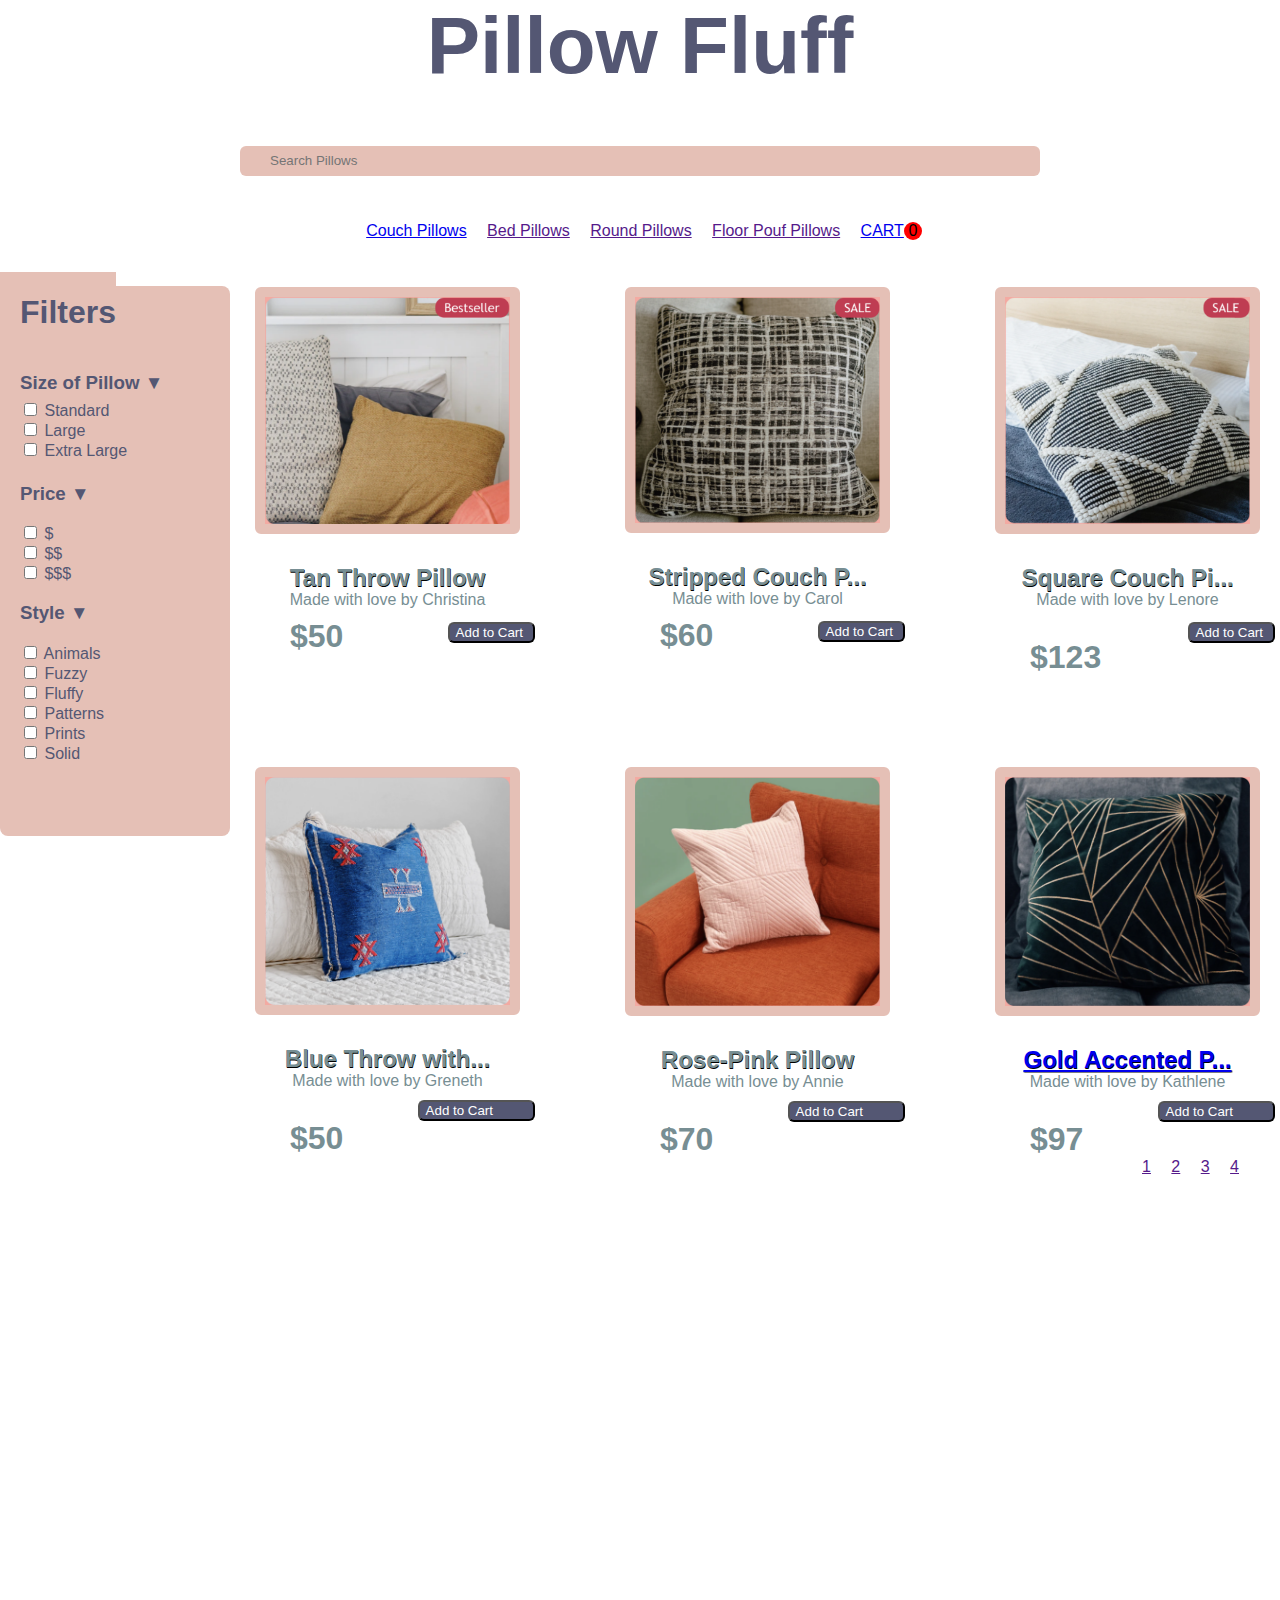
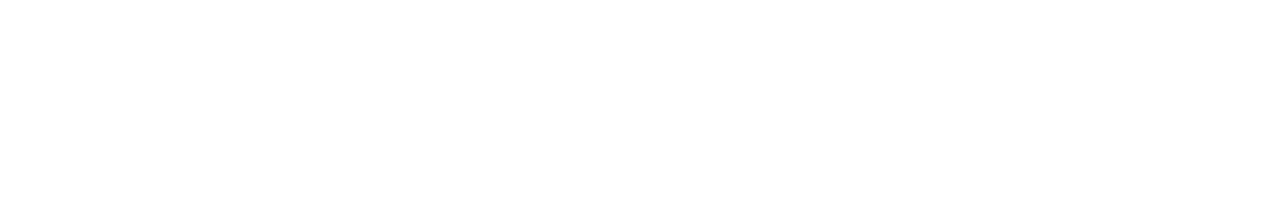
<file: couchpillows.html>
<! doctype html>
<html>
<link href="./couchpillows-style.css" type="text/css" rel="stylesheet">
<!--nav menu-->
<head>
	<title>Pillow Fluff</title>
	<div class="main-title">
		<h1>Pillow Fluff</h1>
	</div>
	<script src="cart.js" async></script>

  <div class="wrapper">
    <img class="search-icon" src="[data-uri]" />
    <input class="search" placeholder="Search Pillows" type="text" >
    <img class="clear-icon" src="[data-uri]" />
  </div>  

</head>
<body>
	<!--notification-->
	
	<!--nav menu-->
	<nav>
		<ul>
			<li><a href="couchpillows.html">Couch Pillows</a></li>
			<li><a href="">Bed Pillows</a></li>
			<li><a href="">Round Pillows</a></li>
			<li><a href="">Floor Pouf Pillows</a></li>
			<li><a href="insidecart.html">CART</a></li>
			<p class="dot">0</p>
		</ul>
	</nav>
	
	<!--rectangle-->
	<div class="rectangle"></div>

<!--FILTERS
==========================-->
	<div class="filter-heading">
		<h1>Filters</h1>
	</div>
	<div class="filter-headersize">
		<h3>Size of Pillow ▼</h3>
	</div>
	<div class="pillowsize-checkboxes">
		<form action="checkboxes-for-pillowsize">
			<input type="checkbox" id="pillow-normal" name="pillow-normal" value="Standard">
	  		<label for="pillow-normal"> Standard</label><br>
	  		<input type="checkbox" id="pillow-large" name="pillow-large" value="Large">
	 		<label for="pillow-large"> Large</label><br>
	 		<input type="checkbox" id="pillow-xl" name="pillow-xl" value="Extra Large">
			<label for="pillowxl"> Extra Large</label><br>
		</form>
	</div>
	<!-- Price of Pillow Filter-->
	<div class="price-and-style-filters">
		<div class="pillowprice-heading">
			<h3>Price ▼</h3>
		</div>

		<div class="pillowprice-checkboxes">
			<form action="checkboxes-for-pillowprice">
				<input type="checkbox" id="pillow-cheap" name="pillow-cheap" value="$">
	  			<label for="pillow-cheap"> $</label><br>
	  			<input type="checkbox" id="pillow-average" name="pillow-average" value="$$">
	 			<label for="pillow-average"> $$</label><br>
	 			<input type="checkbox" id="pillow-bougie" name="pillow-bougie" value="$$$">
				<label for="pillow-bougie"> $$$</label><br>
			</form>
		</div>
		<!-- Style of Pillow Filter-->
		<div class="pillowstyle-heading">
			<h3>Style ▼</h3>
		</div>
		
		<div class="pillowstyle-checkboxes">
			<form action="checkboxes-for-pillowstyle">
				<input type="checkbox" id="pillow-animals" name="pillow-animals" value="Animals">
	  			<label for="pillow-animals"> Animals</label><br>
	  			<input type="checkbox" id="pillow-fuzzy" name="pillow-fuzzy" value="Fuzzy">
	 			<label for="pillow-fuzzy"> Fuzzy</label><br>
	 			<input type="checkbox" id="pillow-fluffy" name="pillow-fluffy" value="Fluffy">
				<label for="pillow-fluffy"> Fluffy</label><br>
				<input type="checkbox" id="pillow-patterns" name="pillow-patterns" value="Patterns">
	  			<label for="pillow-patterns"> Patterns</label><br>
	  			<input type="checkbox" id="pillow-prints" name="pillow-prints" value="Prints">
	  			<label for="pillow-prints"> Prints</label><br>
	  			<input type="checkbox" id="pillow-solid" name="pillow-solid" value="Solid">
	  			<label for="pillow-solid"> Solid</label><br>
			</form>
		</div>
	</div>

<!-- first photo grid-->
	<div class="row">
	  		<div class="column">
	   			<img class="shop-item-image" src="images/photo1.jpg" alt="photo 1 couchpage" style="width:100%">
	   			<h2 class="shop-item-title">Tan Throw Pillow</h2>
	   			<p>Made with love by Christina</p>
	    		<div class="shop-item-details">
		   			<button class="shop-item-button" type="button">Add to Cart</button>
		   			<h1 class="shop-item-price">$50</h1>
		   		</div>
	  		</div>
	  		<div class="column">
	   			<img class="shop-item-image" src="images/photo2.jpg" alt="photo 2 couchpage" style="width:100%">
	   			<h2 class="shop-item-title">Stripped Couch P...</h2>
	   			<p>Made with love by Carol</p>
	    		<div class="shop-item-details">
		   			<button class="shop-item-button" type="button">Add to Cart</button>
		   			<h1 class="shop-item-price">$60</h1>
		   		</div>

	  		</div>
	  		<div class="column">
	    		<img class="shop-item-image" src="images/photo3.jpg" alt="photo 3 couchpage" style="width:100%">
	    		<h2 class="shop-item-title">Square Couch Pi...</h2>
	    		<p>Made with love by Lenore</p>
	    		<div class="shop-item-details">
		    		<button class="shop-item-button" type="button">Add to Cart</button>
		    		<h1 class="shop-item-price">$123</h1>
		    	</div>
	 		</div>
	</div>
<!-- second photo grid-->
	<div class="row2">
	  		<div class="column2">
	   			<img class="shop-item-image" src="images/photo4.jpg" alt="photo 4 couchpage" style="width:100%">
	   			<h2 class="shop-item-title">Blue Throw with...</h2>
	   			<p>Made with love by Greneth</p>
	    		<div class="shop-item-details">
		   			<button class="shop-item-button" type="button">Add to Cart</button>
		   			<h1 class="shop-item-price">$50</h1>
	   			</div>
	  		</div>
	  		<div class="column2">
	   			<img class="shop-item-image" src="images/photo5.jpg" alt="photo 5 couchpage" style="width:100%">
	   			<h2 class="shop-item-title">Rose-Pink Pillow</h2>
	   			<p>Made with love by Annie</p>
	    		<div class="shop-item-details">
		   			<button class="shop-item-button" type="button">Add to Cart</button>
		   			<h1 class="shop-item-price">$70</h1>
		   		</div>
	  		</div>
	  		<div class="column2">
	    		<img class="shop-item-image" src="images/photo6.jpg" alt="photo 6 couchpage" style="width:100%">
	    		<h2 class="shop-item-title"><a href="pillowdescription.html">Gold Accented P...</a></h2>
	    		<p>Made with love by Kathlene</p>
	    		<div class="shop-item-details">
		    		<button class="shop-item-button" type="button">Add to Cart</button>
		    		<h1 class="shop-item-price">$97</h1>
		    	</div>
	 		</div>
	</div>
<!-- footer -->
	<nav class="morepages">
		<ul>
			<li><a href="">1</a></li>
			<li><a href="">2</a></li>
			<li><a href="">3</a></li>
			<li><a href="">4</a></li>
		</ul>
	</nav>
</body>
</html>
</file>
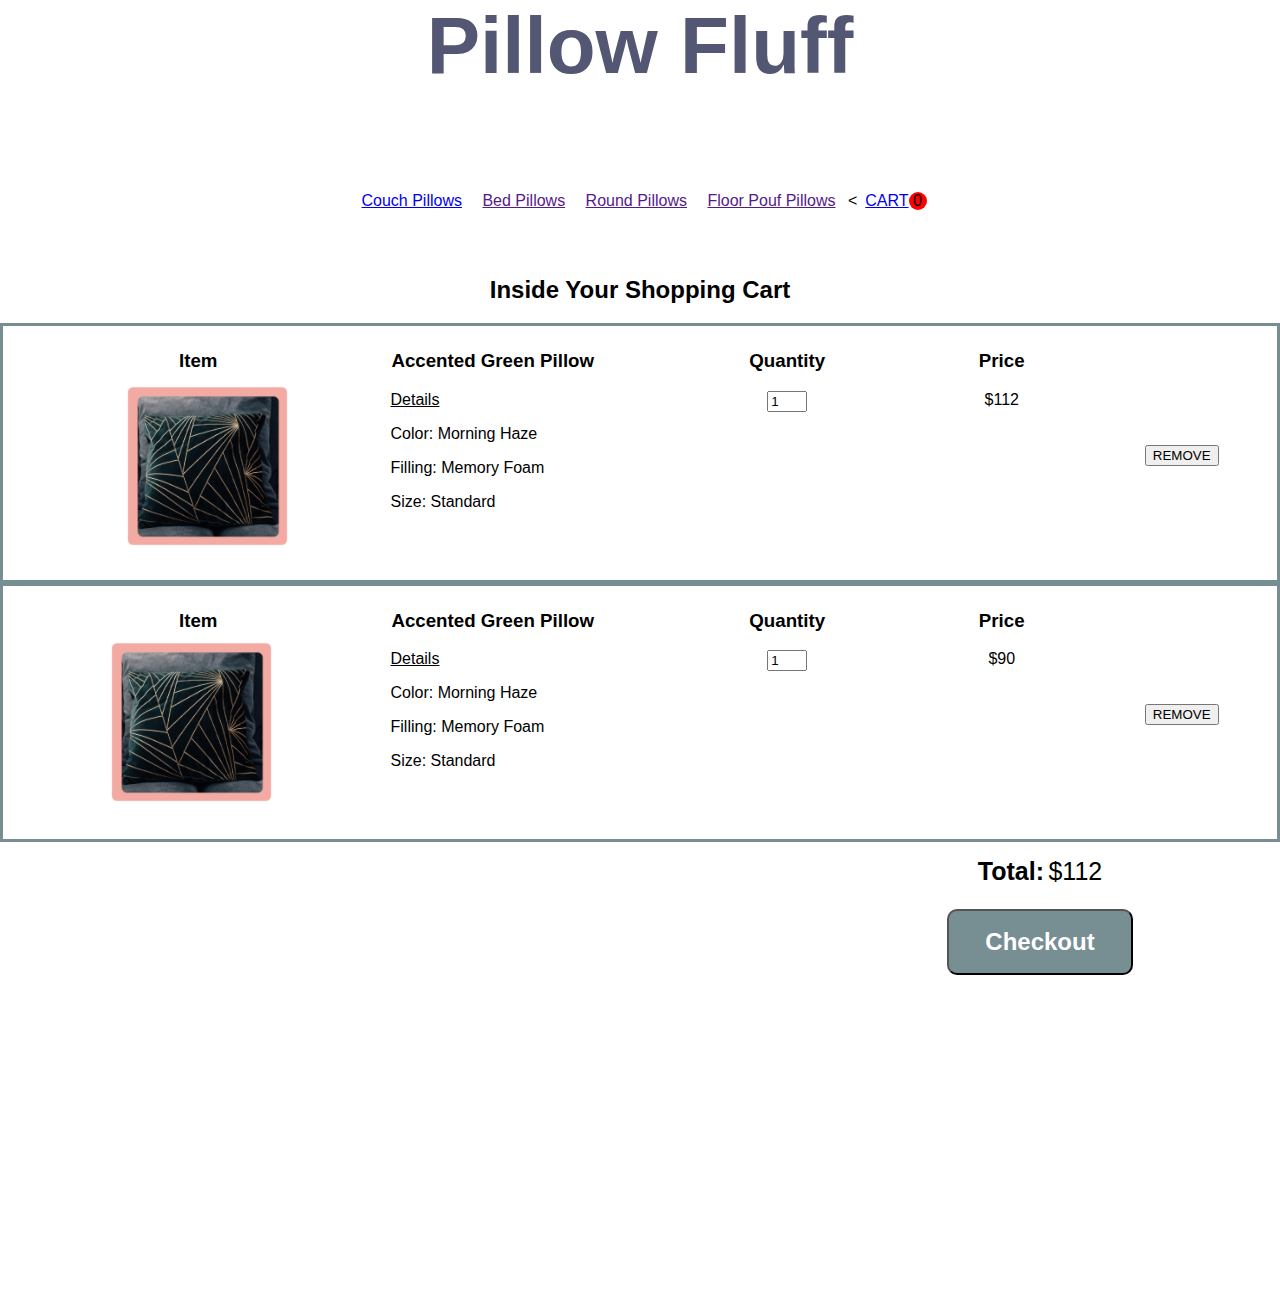
<file: insidecart.html>
<! doctype html>
<html>
<link href="./pillowdescription-style.css" type="text/css" rel="stylesheet">
<!--nav menu-->
<head>
	<title>Pillow Fluff</title>
	<div class="main-title">
		<h1>Pillow Fluff</h1>
	</div>
	<script src="cart.js" async></script>

</head>
<body>
	<!--nav menu-->
	<nav>
		<ul>
			<li><a href="couchpillows.html">Couch Pillows</a></li>
			<li><a href="">Bed Pillows</a></li>
			<li><a href="">Round Pillows</a></li>
			<li><a href="">Floor Pouf Pillows</a></li>
			<<li><a href="insidecart.html">CART</a></li>
			<p class="dot">0</p>
		</ul>
	</nav>
	<!--under menu-->
	
	<h2 class="cart-page-header">Inside Your Shopping Cart</h2>

	<!--cart first starts-->
	<div class="cart-items">
		<div class="first-cart-row">
			<div class="item-column">
				<h3>Item</h3>
			</div>
			<div class="item-column">
				<h3 class="item-title">Accented Green Pillow</h3>
				<div class="inner-txt">
					<p id="details-underline">Details</p>
					<p>Color: Morning Haze</p>
					<p>Filling: Memory Foam</p>
					<p>Size: Standard</p>
				</div>
			</div>
			<div class="item-column">
				<h3>Quantity</h3>
				<input class="cart-quantity-input" type="number" value="1">
			</div>
			<div class="item-column">
				<div class="price-pt">
					<h3>Price</h3>
					<p class="cart-price">$112</p>
				</div>
			<button class="remove-button" type="button">REMOVE</button>
			</div>
		</div>
		<!--cart second starts-->
		<div class="first-cart-row">
			<div class="item-column">
				<h3>Item</h3>
			</div>
			<div class="item-column">
				<h3 class="item-title">Accented Green Pillow</h3>
				<div class="inner-txt">
					<p id="details-underline">Details</p>
					<p>Color: Morning Haze</p>
					<p>Filling: Memory Foam</p>
					<p>Size: Standard</p>
				</div>
			</div>
			<div class="item-column">
				<h3>Quantity</h3>
				<input class="cart-quantity-input" type="number" value="1">
			</div>
			<div class="item-column">
				<div class="price-pt">
					<h3>Price</h3>
					<p class="cart-price">$90</p>
				</div>
			<button class="remove-button" type="button">REMOVE</button>
			</div>
		</div>
	</div>

	<img class="pillow-image" src="images/item.jpg" alt="pillow choice in cart">
	<img class="pillow-image2" src="images/item.jpg" alt="pillow choice in cart again">

	<div class="total-and-checkout">
		<strong class="cart-total-title" id="checkout-text">Total:</strong>
		<span class="cart-total-price" id="checkout-text">$112</span><br>
		<button class="checkout" type="button">Checkout</button>
	</div>

</body>
</html>
</file>
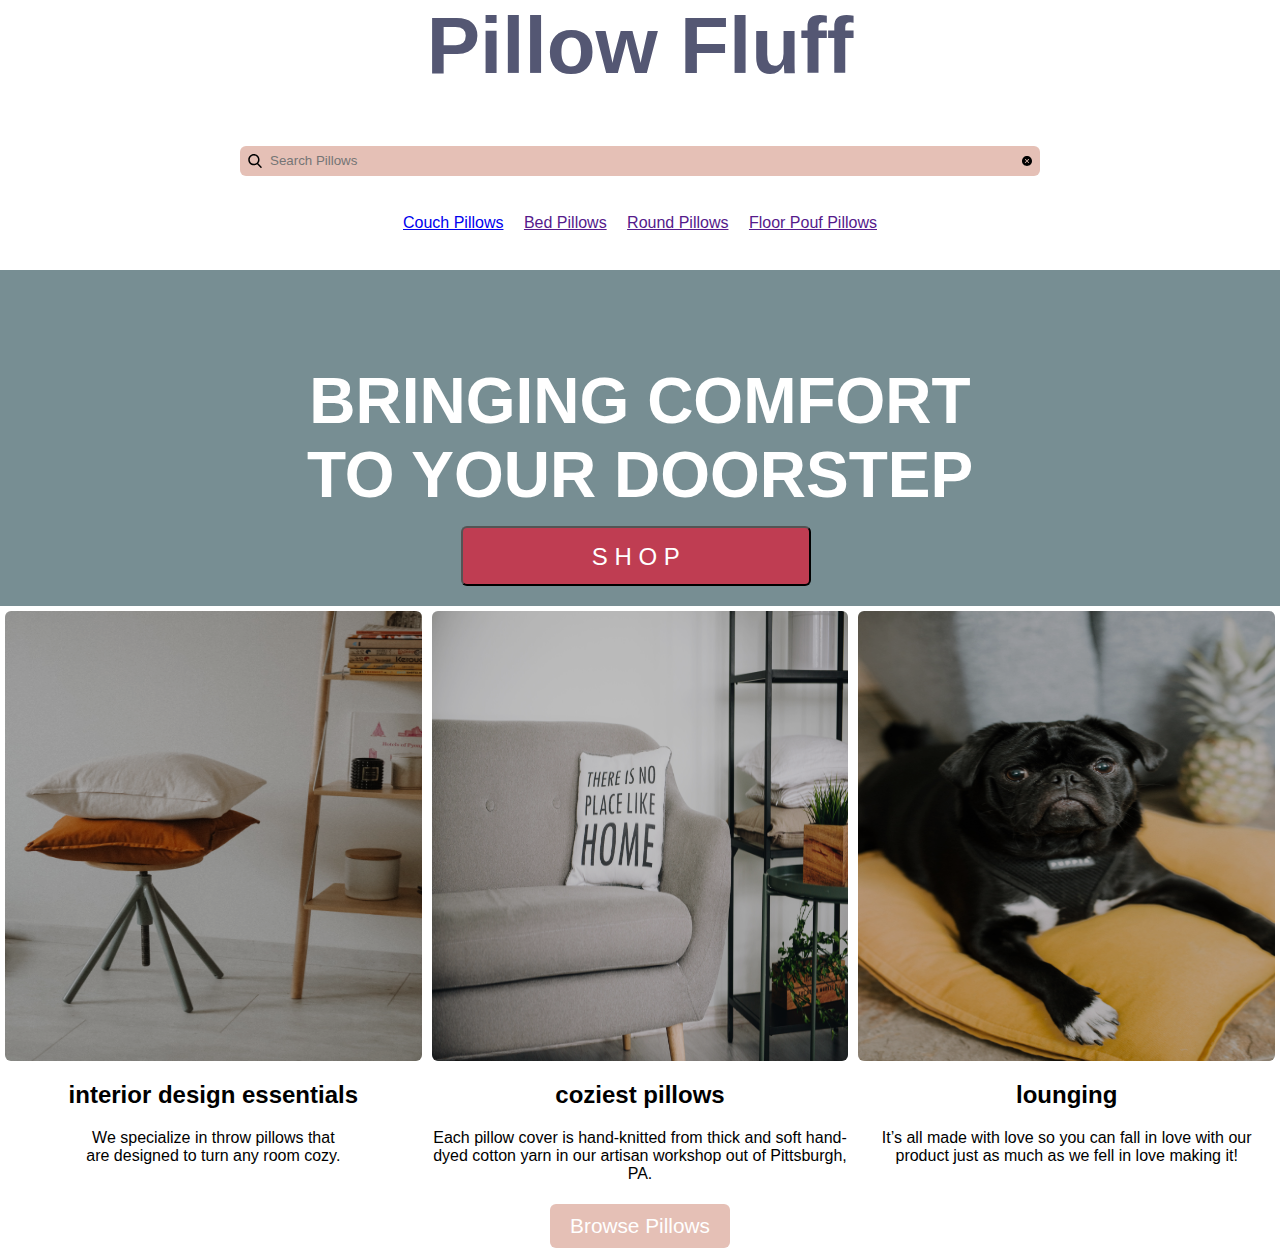
<file: main.html>
<! doctype html>
<html>
<link href="./style.css" type="text/css" rel="stylesheet">
<head>
	<title>Pillow Fluff</title>
	<div class="main-title">
		<h1>Pillow Fluff</h1>
	</div>

  <div class="wrapper">
    <img class="search-icon" src="[data-uri]" />
    <input class="search" placeholder="Search Pillows" type="text" >
    <img class="clear-icon" src="[data-uri]" />
  </div>  

</head>
<body>
	<!--nav menu-->
	<nav>
		<ul>
			<li><a href="couchpillows.html">Couch Pillows</a></li>
			<li><a href="">Bed Pillows</a></li>
			<li><a href="">Round Pillows</a></li>
			<li><a href="">Floor Pouf Pillows</a></li>
		</ul>
	</nav>
	<!--hero banner-->
	<div class="home-hero">
		<h1>BRINGING COMFORT
		<br>TO YOUR DOORSTEP</h1>
	</div>
	<div class="shop-button">
		<button class="button1" type="button">S H O P</button>
	</div>
	<!--the 3 side by side images on the home screen
		===========================================-->
	<div class="row">
  		<div class="column">
   			<img src="images/photo1homepage.jpg" alt="photo 1 home" style="width:100%">
   			<h2>interior design essentials</h2>
   			<p>We specialize in throw pillows that <br> are designed to turn any room cozy.</p>
  		</div>
  		<div class="column">
   			<img src="images/photo2homepage.jpg" alt="photo 2 home" style="width:100%">
   			<h2>coziest pillows</h2>
   			<p>Each pillow cover is hand-knitted from thick and soft hand-dyed cotton yarn in our artisan workshop out of Pittsburgh, PA.</p>
  		</div>
  		<div class="column">
    		<img src="images/photo3homepage.jpg" alt="photo 3 home" style="width:100%">
    		<h2>lounging</h2>
    		<p>It’s all made with love so you can fall in love with our product just as much as we fell in love making it!</p>
 		</div>
	</div>
	<!--Browse Pillows button-->
	<div class="browse-pillows-button">
		<button class="button2" type="button">Browse Pillows</button>
	</div>


</body>
</html>
</file>
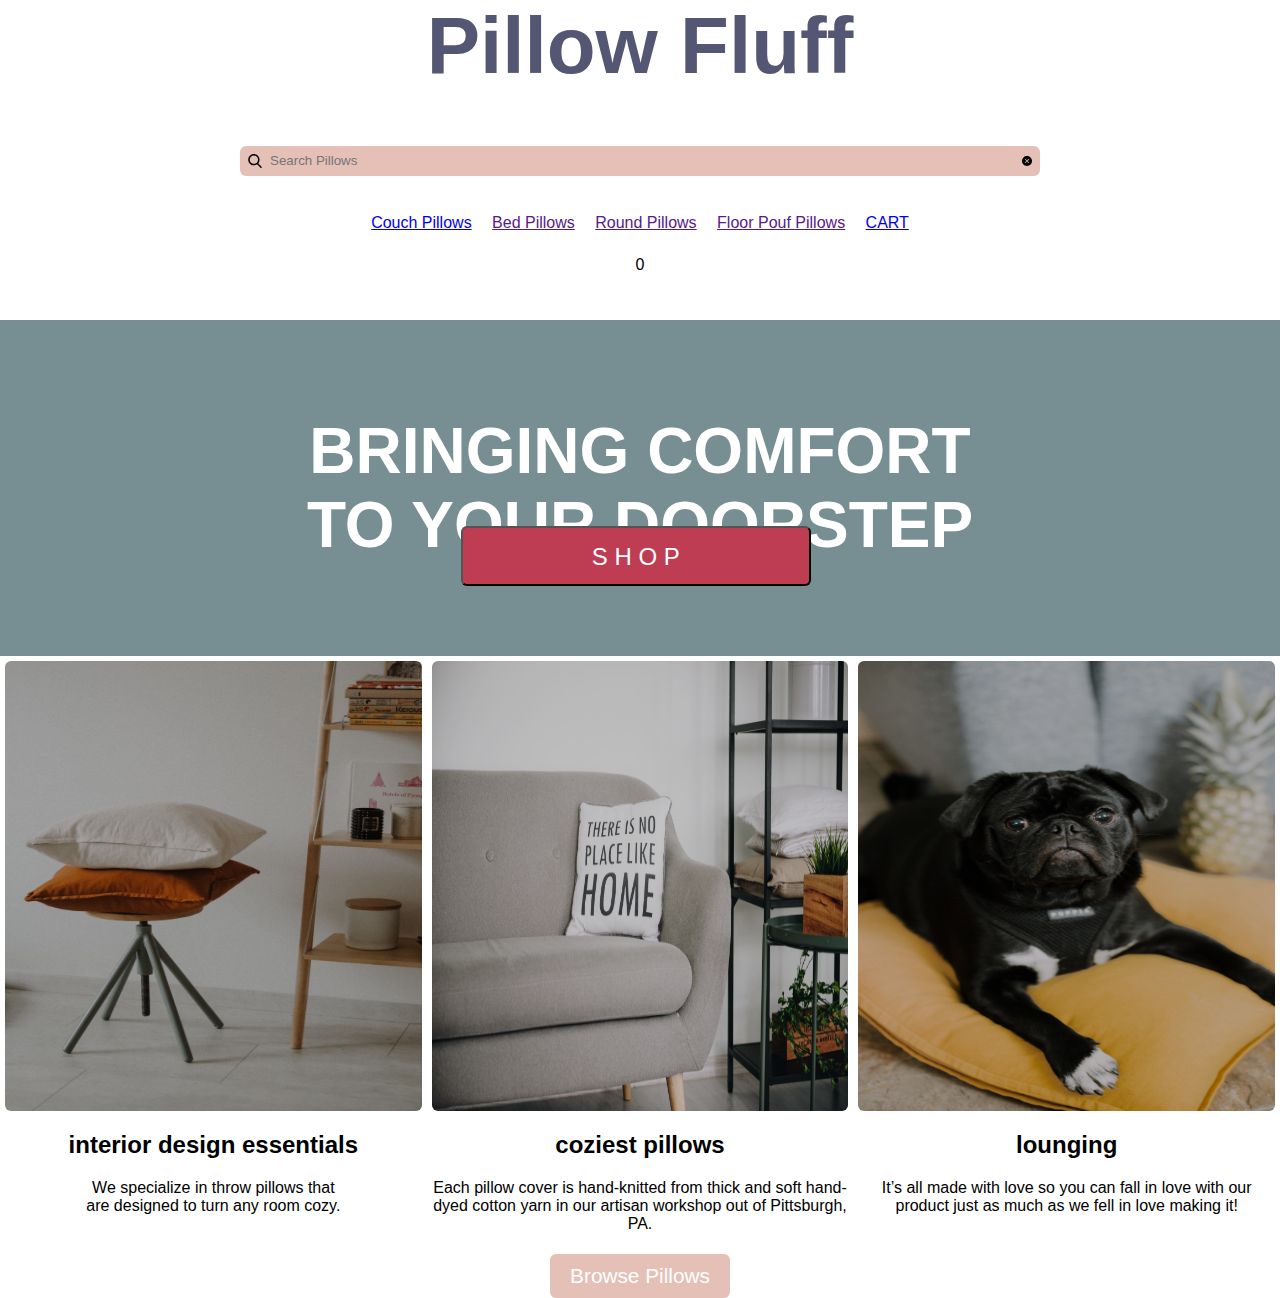
<file: mainPg.html>
<! doctype html>
<html>
<link href="./style.css" type="text/css" rel="stylesheet">
<head>
	<title>Pillow Fluff</title>
	<div class="main-title">
		<h1>Pillow Fluff</h1>
	</div>

  <div class="wrapper">
    <img class="search-icon" src="[data-uri]" />
    <input class="search" placeholder="Search Pillows" type="text" >
    <img class="clear-icon" src="[data-uri]" />
  </div>  

</head>
<body>
	<!--nav menu-->
	<nav>
		<ul>
			<li><a href="couchpillows.html">Couch Pillows</a></li>
			<li><a href="">Bed Pillows</a></li>
			<li><a href="">Round Pillows</a></li>
			<li><a href="">Floor Pouf Pillows</a></li>
			<li><a href="insidecart.html">CART</a></li>
			<p class="dot">0</p>
		</ul>
	</nav>
	<!--hero banner-->
	<div class="home-hero">
		<h1>BRINGING COMFORT
		<br>TO YOUR DOORSTEP</h1>
	</div>
	<div class="shop-button">
		<button class="button1" type="button">S H O P</button>
	</div>
	<!--the 3 side by side images on the home screen
		===========================================-->
	<div class="row">
  		<div class="column">
   			<img src="images/photo1homepage.jpg" alt="photo 1 home" style="width:100%">
   			<h2>interior design essentials</h2>
   			<p>We specialize in throw pillows that <br> are designed to turn any room cozy.</p>
  		</div>
  		<div class="column">
   			<img src="images/photo2homepage.jpg" alt="photo 2 home" style="width:100%">
   			<h2>coziest pillows</h2>
   			<p>Each pillow cover is hand-knitted from thick and soft hand-dyed cotton yarn in our artisan workshop out of Pittsburgh, PA.</p>
  		</div>
  		<div class="column">
    		<img src="images/photo3homepage.jpg" alt="photo 3 home" style="width:100%">
    		<h2>lounging</h2>
    		<p>It’s all made with love so you can fall in love with our product just as much as we fell in love making it!</p>
 		</div>
	</div>
	<!--Browse Pillows button-->
	<div class="browse-pillows-button">
		<button class="button2" type="button">Browse Pillows</button>
	</div>


</body>
</html>
</file>
<file: couchpillows-style.css>
* {
	box-sizing: border-box;
}
body {
	margin: 0;
	font-family: 'Trebuchet MS', sans-serif;
	text-align: center;
}
.main-title{
	color:rgba(84, 87, 115, 1);
	font-size: 40px

}

/* just the search bar
============================ */

  .wrapper {
    position: relative;
    display: inline-block;
    justify-content: center;
    align-items: center;
    min-width: 800px;
  }

  .search-icon {
    position: absolute;
    top:-210px;
    left: 8px;
    width: 14px;
  }

  .clear-icon {
    position: absolute;
    top:-210px;
    right: 8px;
    width: 10px;
    cursor: pointer;
  }

  .search {
  	text-decoration-color: rgba(84, 87, 115, 1);
    border: none;
    border-radius: 6px;
    height: 30px;
    width: 100%;
    padding: 10px 23px 10px 30px;
    background-color: rgba(229, 192, 182, 1);
  }

/* the menu bar
============================ */

nav ul{
	margin: 0;
	padding: 30px;
	list-style: none;
}
nav li{
	display: inline-block;
	margin: .5em;
}

/* rectangle
============================ */
.rectangle {
  height: 550px;
  max-width: 18%;
  background-color: rgba(229, 192, 182, 1);
  border-radius:8px;
}

/* filters to the left side
============================ */
.filter-heading{
  float: left;
  background-color: rgba(229, 192, 182, 1);
  padding-top: 1px;
  padding-left:20px;
  position: absolute;
  top: 17em;
  color: rgba(84, 87, 115, 1);

}
/* size of the pillow */
.filter-headersize{
  float: left;
  position: absolute;
  background-color: rgba(229, 192, 182, 1);
  top: 22em;
  padding-top:1px;
  padding-left: 20px;
  color: rgba(84, 87, 115, 1);
}
.pillowsize-checkboxes{
  float:left;
  position: absolute;
  padding-left:20px;
  text-align: left;
  top: 25em;
  color: rgba(84, 87, 115, 1);

}
/* price of the pillow and style */
.price-and-style-filters{
  float:left;
  text-align: left;
  padding-left: 20px;
  position: absolute;
  top: 29em;
  color: rgba(84, 87, 115, 1);

}
/* images
============================ */
img{ 
  border-radius: 6px;
  height: auto;
  max-width: 90%;
  border: 10px solid rgba(229, 192, 182, 1);
}
/* grid row 1
=========================*/
.row {
  display: flex;
  padding-left: 170px;
  position: relative;
  top:-34.6em;

}
.column {
  flex: 33.33%;
  padding: 5px;
  padding-left:70px;
}
.column h2 {
  padding-top: 10px;
  text-align: center;
  padding-left:5px;
  padding-right:5px;
  top:15em;
  text-shadow: .5px .5px rgba(0, 0, 0, 1);
  color: rgba(119, 142, 147, 1);
}
.column button{
  background-color: rgba(84, 87, 115, 1); 
  border-radius: 6px;
  color: white;
  display: inline-block;
  position: relative;
  float: right;
  top: -1.8em;
  padding-right:10px;

}
.column h1{
  float: left;
  position: relative;
  padding-top:10px;
  padding-left:50px;
  padding-right:100px;
  top: -1.85em;
  color: rgba(119, 142, 147, 1);

}
.column p{
  top: -1.3em;
  position:relative;
  color: rgba(119, 142, 147, 1);

}

/* grid row 1
=========================*/
.row2 {
  display: flex;
  padding-left: 170px;
  position: relative;
  top:-34.6em;

}
.column2 {
  flex: 33.33%;
  padding: 5px;
  padding-left:70px;
}
.column2 button{
  background-color: rgba(84, 87, 115, 1); 
  border-radius: 6px;
  color: white;
  display: inline-block;
  position: relative;
  float: right;
  top: -2em;
  padding-right:40px;
}

.column2 h2 {
 /* background-color:rgba(119, 142, 147, 1); */
  padding-top: 10px;
  text-align: center;
  padding-left:5px;
  padding-right:5px;
  top:15em;
  text-shadow: .5px .5px rgba(0, 0, 0, 1);
  color: rgba(119, 142, 147, 1);
}

.column2 h1{
  float: left;
  position: relative;
  padding-top:10px;
  padding-left:50px;
  padding-right:100px;
  top: -1.85em;
  color: rgba(119, 142, 147, 1);
}
.column2 p{
  top: -1.3em;
  position: relative;
  padding:-5px;
  color: rgba(119, 142, 147, 1);
}

.morepages{
  float:right;
  padding-left:69em;
  top: 70em;
  position:absolute;
}

.dot {
  height:18px;
  width:18px;
  background-color:red;
  display:inline-block;
  border-radius: 50%;
  margin-left:-12.5px;
  position: relative;
  margin-top:1em;
}
</file>
<file: pillowdescription-style.css>
* {
	box-sizing: border-box;
}
body {
	margin: 0;
	font-family: 'Trebuchet MS', sans-serif;
	text-align: center;
}
.main-title{
	color:rgba(84, 87, 115, 1);
	font-size: 40px

}

/* just the search bar
============================ */

  .wrapper {
    position: relative;
    display: inline-block;
    justify-content: center;
    align-items: center;
    min-width: 800px;
  }

  .search-icon {
    position: absolute;
    top:-210px;
    left: 8px;
    width: 14px;
  }

  .clear-icon {
    position: absolute;
    top:-210px;
    right: 8px;
    width: 10px;
    cursor: pointer;
  }

  .search {
  	text-decoration-color: rgba(84, 87, 115, 1);
    border: none;
    border-radius: 6px;
    height: 30px;
    width: 100%;
    padding: 10px 23px 10px 30px;
    background-color: rgba(229, 192, 182, 1);
  }

/* the menu bar
============================ */

nav ul{
	margin: 0;
	padding: 30px;
	list-style: none;
}
nav li{
	display: inline-block;
	margin: .5em;
}

/* rectangle
============================ */
.rectangle {
  height: 550px;
  max-width: 100%;
  background-color: rgba(119, 142, 147, 1);
  border-radius:8px;
  }
  /* images
============================ */
img{ 
  border-radius: 6px;
  height: auto;
  max-width: 50%;
  position:relative; 
  float: left;
  top: -30.5em;
  padding-left:30px;
}
.pillow-name{
  position:absolute;
  float:right;
  padding-left:40em;
  padding-right: 20px;
  color:white;
  padding-bottom:0px;
  top: 20em;
}
.pillow-header{
  text-align:left;
  padding-left:5em;
}
.price{
  font-size:2.1em;
  margin-bottom:0px;
}
.add-to-cart{
  padding: .7em 1.5em;
  text-align: center;
  font-size: 1.5em;
  border-radius: 10px;
  background-color: white;
  color: rgba(84, 87, 115, 1);
  margin-top: 23px;
  font-weight: bold;
}
.pillow-selections{
  text-align:left;
  padding-left:5em;
}
.title{
  font-size:14px;
  line-height:0px;
  margin-bottom:1em;
}
/* the shopping cart 
============================ */
.first-cart-row{
  display:flex;
  padding-left: 3em;
  padding-right: 3em;
  border-style:solid;
  border-color:rgba(119, 142, 147, 1);
  padding-bottom: 3em;
}
.item-column{
  flex: 25%;
  padding: 5px;
}
.item-title{
  padding-left: -16px;
}
.pillow-image{
  width:12em;
  height:10em;
  margin-top:18em;
  margin-left:5em;
}
.pillow-image2{
  width:12em;
  height:10em;
  margin-top:2em;
  margin-left:-11em;
}

.details{
  text-align:left;
  padding-left:12em;
}
.inner-txt{
  text-align:left;
  padding-left:2.5em;
}
.cart-quantity-input{
  width:40px;
}
#details-underline{
  text-decoration: underline;
}
.checkout{
  padding: .7em 1.5em;
  text-align: center;
  font-size: 1.5em;
  border-radius: 10px;
  background-color: rgba(119, 142, 147, 1);
  color: white;
  margin-top: 23px;
  font-weight: bold;
}
.total-and-checkout{
  float:center;
  margin-left:50em;
  margin-top:15px;

}
.price-pt{
  text-align: center;
  padding-right:10em;
}
.remove-button{
  text-align: right;
  margin-left:15em;
  margin-top: 20px;
}
#checkout-text{
  font-size: 25px
}
.dot {
  height:18px;
  width:18px;
  background-color:red;
  display:inline-block;
  border-radius: 50%;
  margin-left:-12.5px;
  position: relative;
  margin-top:1em;
}
</file>
<file: style.css>
* {
	box-sizing: border-box;
}
body {
	margin: 0;
	font-family: 'Trebuchet MS', sans-serif;
	text-align: center;
}
.main-title{
	color:rgba(84, 87, 115, 1);
	font-size: 40px

}

/* just the search bar
============================ */

  .wrapper {
    position: relative;
    display: inline-block;
    justify-content: center;
    align-items: center;
    min-width: 800px;
  }

  .search-icon {
    position: absolute;
    top:-210px;
    left: 8px;
    width: 14px;
  }

  .clear-icon {
    position: absolute;
    top:-210px;
    right: 8px;
    width: 10px;
    cursor: pointer;
  }

  .search {
  	text-decoration-color: rgba(84, 87, 115, 1);
    border: none;
    border-radius: 6px;
    height: 30px;
    width: 100%;
    padding: 10px 23px 10px 30px;
    background-color: rgba(229, 192, 182, 1);
  }

/* the menu bar
============================ */

nav ul{
	margin: 0;
	padding: 30px;
	list-style: none;
}
nav li{
	display: inline-block;
	margin: .5em;
}

/* buttons 
====================*/
.button1 {
	font-size: 1.5rem;
	background-color: rgba(191, 61, 82, 1);
	border-radius: 6px;
	width: 350px;
	height: 60px;
	color: white;
	padding: 15px 32px;
	display: inline-block;
	position: absolute;
	top: 21.9em;
	float: center;
	right:50%;
	left:36%;
}

/* home hero area 
==========================*/
.home-hero{
	background-color: rgba(119, 142, 147, 1);
	padding: 1.6em 0;
	font-size: 2em;
	color: #FFF;
}

/* getting the three main page images in a row!!!!!! 
===========================================*/
img{ 
	height: 450px;
	filter: brightness(80%);
	border-radius: 6px;
}

.row {
  display: flex;
}

.column {
  flex: 33.33%;
  padding: 5px;
}

/* browse pillows button at the bottom of the home pg
==========================*/

.button2{
	font-size:1.3rem;
	background-color:rgba(229, 192, 182, 1);
	color: white;
	border:none;
	border-radius:6px;
	padding: 10px 20px;
}
</file>
